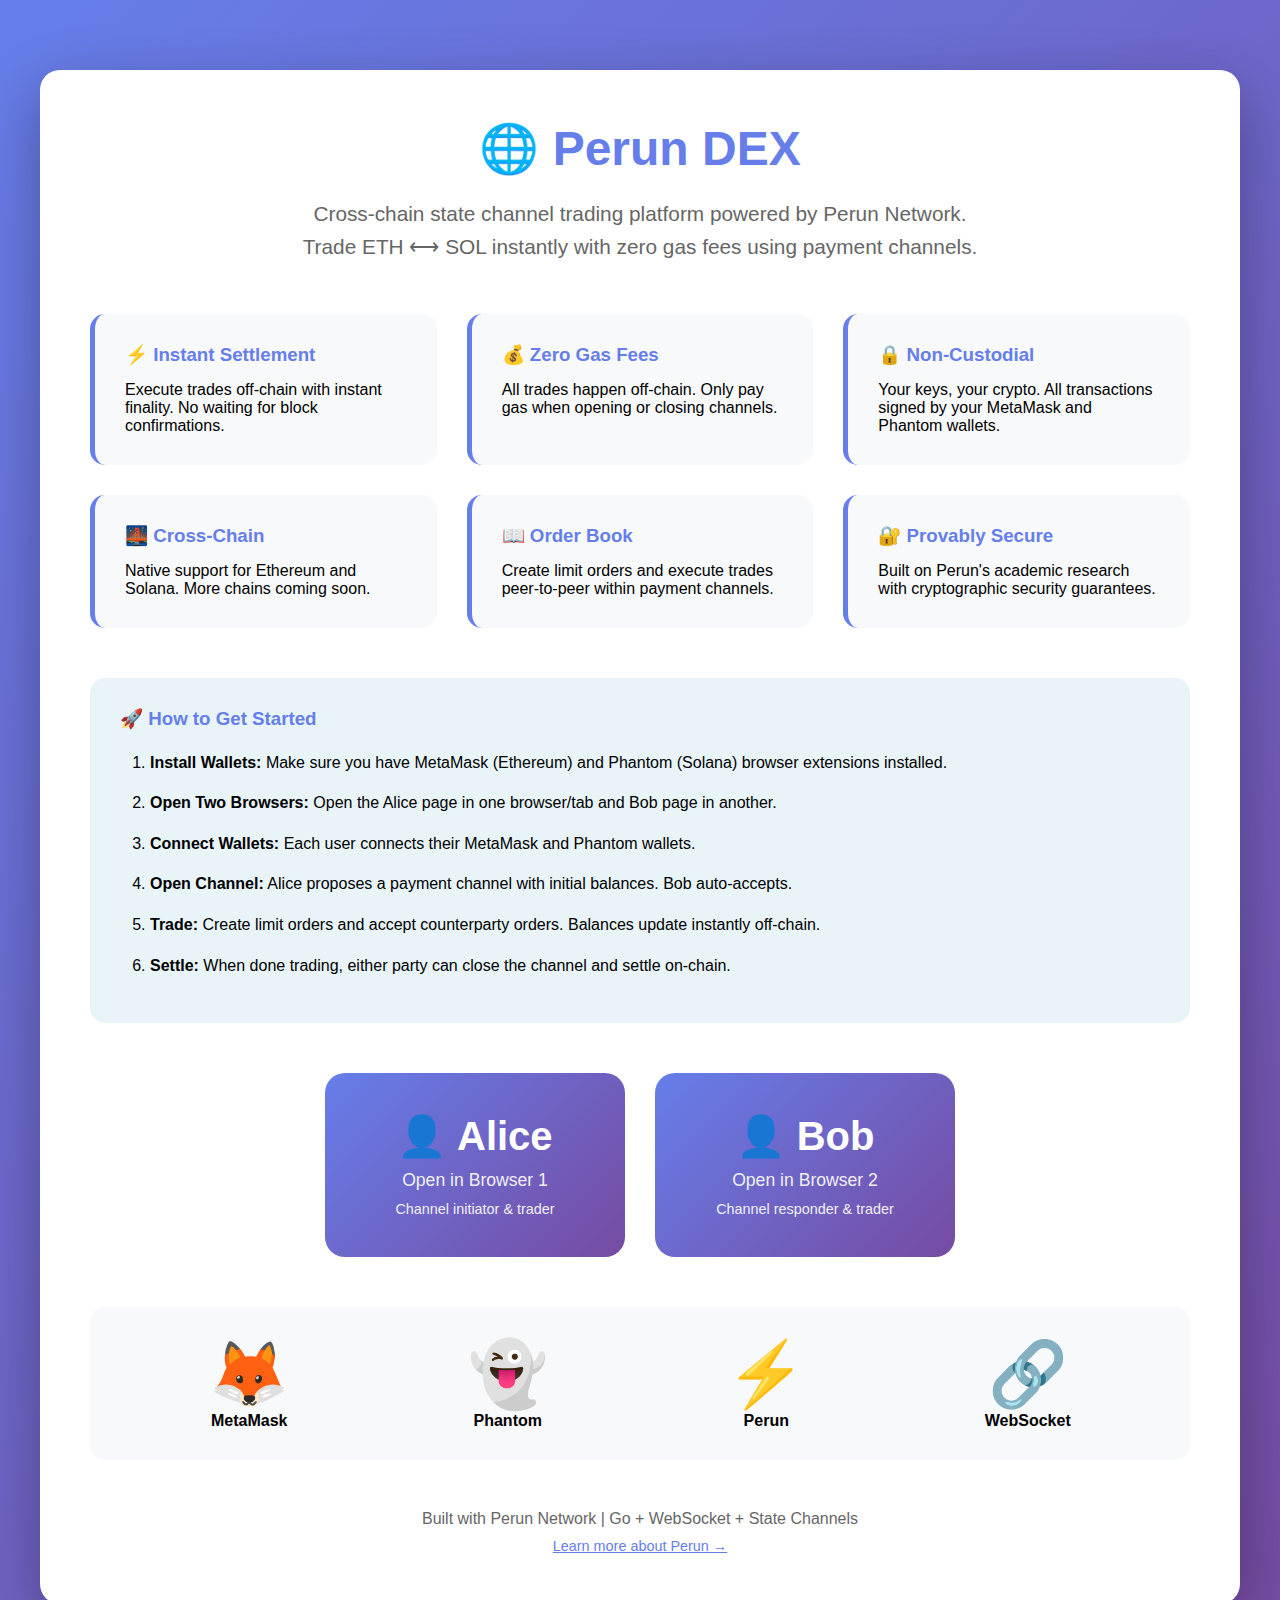
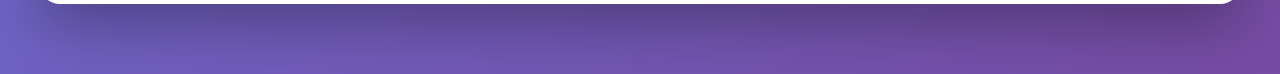
<file: web/index.html>
<!DOCTYPE html>
<html lang="en">

<head>
    <meta charset="UTF-8">
    <meta name="viewport" content="width=device-width, initial-scale=1.0">
    <title>Perun DEX - Cross-Chain Trading Platform</title>
    <link rel="stylesheet" href="css/style.css">
    <style>
        .landing-container {
            max-width: 1200px;
            margin: 50px auto;
            background: white;
            border-radius: 20px;
            padding: 50px;
            box-shadow: 0 20px 60px rgba(0, 0, 0, 0.3);
        }

        .hero {
            text-align: center;
            margin-bottom: 50px;
        }

        .hero h1 {
            font-size: 3em;
            color: #667eea;
            margin-bottom: 20px;
        }

        .hero p {
            font-size: 1.3em;
            color: #666;
            line-height: 1.6;
        }

        .features {
            display: grid;
            grid-template-columns: repeat(auto-fit, minmax(300px, 1fr));
            gap: 30px;
            margin: 50px 0;
        }

        .feature-card {
            background: #f8f9fa;
            padding: 30px;
            border-radius: 15px;
            border-left: 5px solid #667eea;
        }

        .feature-card h3 {
            color: #667eea;
            margin-bottom: 15px;
        }

        .user-links {
            display: flex;
            gap: 30px;
            justify-content: center;
            margin: 50px 0;
        }

        .user-card {
            background: linear-gradient(135deg, #667eea 0%, #764ba2 100%);
            color: white;
            padding: 40px;
            border-radius: 20px;
            text-align: center;
            min-width: 300px;
            cursor: pointer;
            transition: transform 0.3s;
            text-decoration: none;
        }

        .user-card:hover {
            transform: translateY(-10px);
            box-shadow: 0 15px 40px rgba(102, 126, 234, 0.4);
        }

        .user-card h2 {
            font-size: 2.5em;
            margin-bottom: 10px;
        }

        .user-card p {
            font-size: 1.1em;
            opacity: 0.9;
        }

        .instructions {
            background: #e8f4f8;
            padding: 30px;
            border-radius: 15px;
            margin: 40px 0;
        }

        .instructions h3 {
            color: #667eea;
            margin-bottom: 20px;
        }

        .instructions ol {
            padding-left: 30px;
        }

        .instructions li {
            margin: 15px 0;
            line-height: 1.6;
        }

        .tech-stack {
            display: flex;
            justify-content: space-around;
            align-items: center;
            margin: 50px 0;
            padding: 30px;
            background: #f8f9fa;
            border-radius: 15px;
        }

        .tech-item {
            text-align: center;
        }

        .tech-item img {
            width: 80px;
            height: 80px;
            margin-bottom: 10px;
        }
    </style>
</head>

<body>
    <div class="landing-container">
        <div class="hero">
            <h1>🌐 Perun DEX</h1>
            <p>
                Cross-chain state channel trading platform powered by Perun Network.<br>
                Trade ETH ⟷ SOL instantly with zero gas fees using payment channels.
            </p>
        </div>

        <div class="features">
            <div class="feature-card">
                <h3>⚡ Instant Settlement</h3>
                <p>Execute trades off-chain with instant finality. No waiting for block confirmations.</p>
            </div>
            <div class="feature-card">
                <h3>💰 Zero Gas Fees</h3>
                <p>All trades happen off-chain. Only pay gas when opening or closing channels.</p>
            </div>
            <div class="feature-card">
                <h3>🔒 Non-Custodial</h3>
                <p>Your keys, your crypto. All transactions signed by your MetaMask and Phantom wallets.</p>
            </div>
            <div class="feature-card">
                <h3>🌉 Cross-Chain</h3>
                <p>Native support for Ethereum and Solana. More chains coming soon.</p>
            </div>
            <div class="feature-card">
                <h3>📖 Order Book</h3>
                <p>Create limit orders and execute trades peer-to-peer within payment channels.</p>
            </div>
            <div class="feature-card">
                <h3>🔐 Provably Secure</h3>
                <p>Built on Perun's academic research with cryptographic security guarantees.</p>
            </div>
        </div>

        <div class="instructions">
            <h3>🚀 How to Get Started</h3>
            <ol>
                <li><strong>Install Wallets:</strong> Make sure you have MetaMask (Ethereum) and Phantom (Solana)
                    browser extensions installed.</li>
                <li><strong>Open Two Browsers:</strong> Open the Alice page in one browser/tab and Bob page in another.
                </li>
                <li><strong>Connect Wallets:</strong> Each user connects their MetaMask and Phantom wallets.</li>
                <li><strong>Open Channel:</strong> Alice proposes a payment channel with initial balances. Bob
                    auto-accepts.</li>
                <li><strong>Trade:</strong> Create limit orders and accept counterparty orders. Balances update
                    instantly off-chain.</li>
                <li><strong>Settle:</strong> When done trading, either party can close the channel and settle on-chain.
                </li>
            </ol>
        </div>

        <div class="user-links">
            <a href="alice.html" class="user-card" target="_blank">
                <h2>👤 Alice</h2>
                <p>Open in Browser 1</p>
                <p style="font-size: 0.9em; margin-top: 10px;">Channel initiator & trader</p>
            </a>
            <a href="bob.html" class="user-card" target="_blank">
                <h2>👤 Bob</h2>
                <p>Open in Browser 2</p>
                <p style="font-size: 0.9em; margin-top: 10px;">Channel responder & trader</p>
            </a>
        </div>

        <div class="tech-stack">
            <div class="tech-item">
                <div style="font-size: 4em;">🦊</div>
                <strong>MetaMask</strong>
            </div>
            <div class="tech-item">
                <div style="font-size: 4em;">👻</div>
                <strong>Phantom</strong>
            </div>
            <div class="tech-item">
                <div style="font-size: 4em;">⚡</div>
                <strong>Perun</strong>
            </div>
            <div class="tech-item">
                <div style="font-size: 4em;">🔗</div>
                <strong>WebSocket</strong>
            </div>
        </div>

        <div style="text-align: center; margin-top: 50px; color: #666;">
            <p>Built with Perun Network | Go + WebSocket + State Channels</p>
            <p style="font-size: 0.9em; margin-top: 10px;">
                <a href="https://perun.network" target="_blank" style="color: #667eea;">Learn more about Perun →</a>
            </p>
        </div>
    </div>
</body>

</html>
</file>
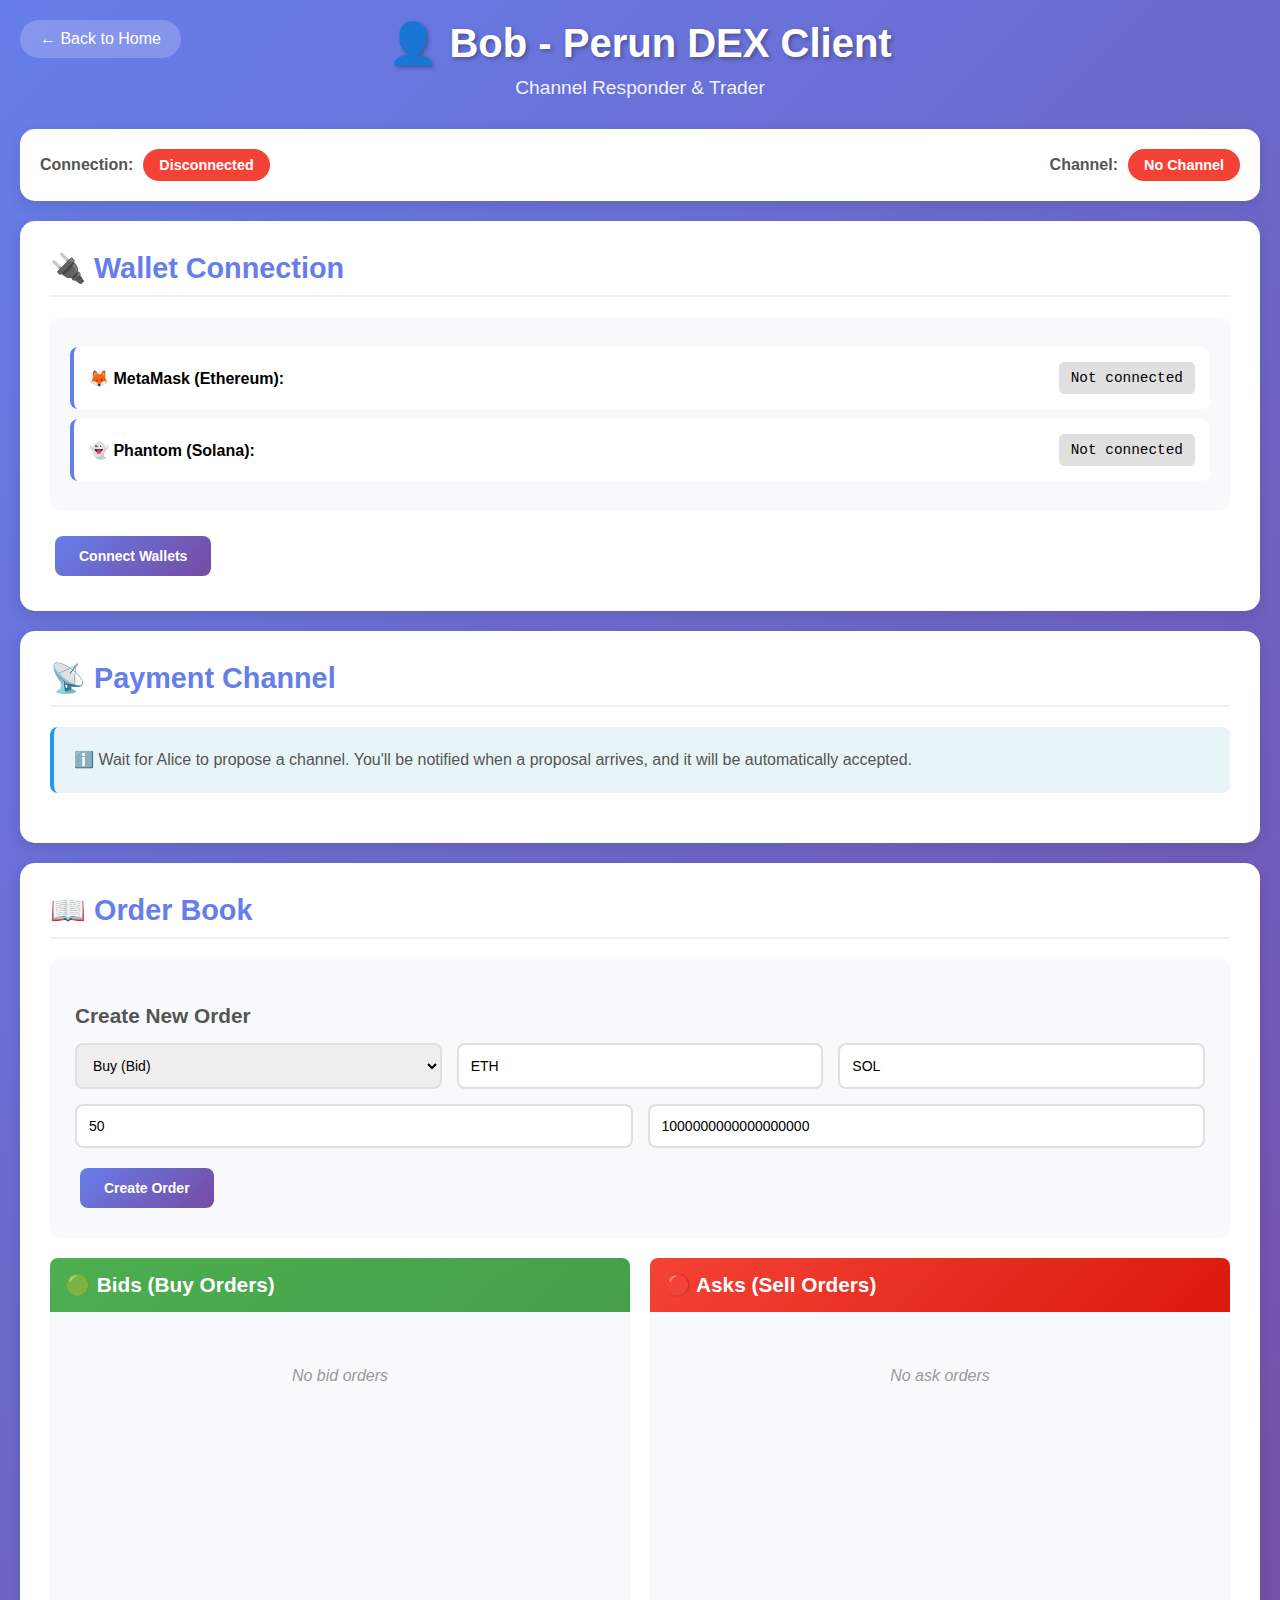
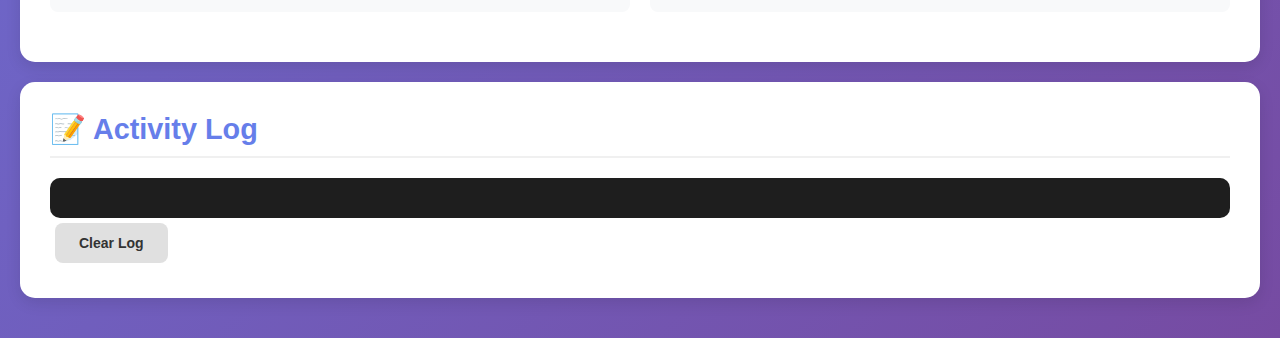
<file: web/bob.html>
<!DOCTYPE html>
<html lang="en">

<head>
    <meta charset="UTF-8">
    <meta name="viewport" content="width=device-width, initial-scale=1.0">
    <title>Bob - Perun DEX</title>
    <link rel="stylesheet" href="css/style.css">
</head>

<body>
    <header>
        <h1>👤 Bob - Perun DEX Client</h1>
        <p>Channel Responder & Trader</p>
        <a href="index.html" class="back-link">← Back to Home</a>
    </header>

    <div class="single-user-container">
        <div class="status-bar">
            <div class="status-item">
                <span class="status-label">Connection:</span>
                <div class="status-indicator" id="connection-status">Disconnected</div>
            </div>
            <div class="status-item">
                <span class="status-label">Channel:</span>
                <div class="status-indicator" id="channel-status">No Channel</div>
            </div>
            <button onclick="client.disconnect()" class="disconnect-btn" id="disconnect-btn" style="display:none;">
                Disconnect
            </button>
        </div>

        <!-- Wallet Connection Section -->
        <div class="card">
            <h2>🔌 Wallet Connection</h2>
            <div class="wallet-display">
                <div class="wallet-item">
                    <strong>🦊 MetaMask (Ethereum):</strong>
                    <code id="eth-address">Not connected</code>
                </div>
                <div class="wallet-item">
                    <strong>👻 Phantom (Solana):</strong>
                    <code id="sol-address">Not connected</code>
                </div>
            </div>
            <button onclick="client.connectWallets()" id="connect-btn" class="primary-btn">
                Connect Wallets
            </button>
        </div>

        <!-- Channel Management -->
        <div class="card">
            <h2>📡 Payment Channel</h2>

            <div class="info-box">
                <p>
                    ℹ️ Wait for Alice to propose a channel. You'll be notified when a proposal arrives,
                    and it will be automatically accepted.
                </p>
            </div>

            <div class="channel-info" id="channel-info" style="display:none;">
                <h3>Active Channel Info</h3>
                <div class="info-grid">
                    <div class="info-item">
                        <span>Channel ID:</span>
                        <code id="channel-id">-</code>
                    </div>
                    <div class="info-item">
                        <span>My Index:</span>
                        <code id="my-index">-</code>
                    </div>
                    <div class="info-item">
                        <span>Peer:</span>
                        <code id="peer-id">-</code>
                    </div>
                </div>

                <div class="balance-display">
                    <div class="balance-column">
                        <h4>Bob's Balances</h4>
                        <div id="my-balances" class="balance-list">-</div>
                    </div>
                    <div class="balance-column">
                        <h4>Alice's Balances</h4>
                        <div id="peer-balances" class="balance-list">-</div>
                    </div>
                </div>

                <div class="button-group">
                    <button onclick="client.refreshChannel()" class="secondary-btn">
                        Refresh Info
                    </button>
                    <button onclick="client.closeChannel()" class="danger-btn">
                        Close Channel
                    </button>
                </div>
            </div>
        </div>

        <!-- Order Book -->
        <div class="card">
            <h2>📖 Order Book</h2>

            <div class="order-form">
                <h3>Create New Order</h3>
                <div class="form-row">
                    <select id="order-side">
                        <option value="bid">Buy (Bid)</option>
                        <option value="ask">Sell (Ask)</option>
                    </select>
                    <input type="text" id="base-asset" placeholder="Base (e.g., ETH)" value="ETH">
                    <input type="text" id="quote-asset" placeholder="Quote (e.g., SOL)" value="SOL">
                </div>
                <div class="form-row">
                    <input type="number" id="order-price" placeholder="Price" value="50" step="0.01">
                    <input type="text" id="order-amount" placeholder="Amount (base units)" value="1000000000000000000">
                </div>
                <button onclick="client.createOrder()" class="primary-btn">
                    Create Order
                </button>
            </div>

            <div class="orders-container">
                <div class="orders-section">
                    <h3 class="bids-header">🟢 Bids (Buy Orders)</h3>
                    <div id="bids-list" class="orders-list">
                        <p class="empty-message">No bid orders</p>
                    </div>
                </div>
                <div class="orders-section">
                    <h3 class="asks-header">🔴 Asks (Sell Orders)</h3>
                    <div id="asks-list" class="orders-list">
                        <p class="empty-message">No ask orders</p>
                    </div>
                </div>
            </div>
        </div>

        <!-- Activity Log -->
        <div class="card">
            <h2>📝 Activity Log</h2>
            <div id="log-container" class="log-display"></div>
            <button onclick="client.clearLog()" class="secondary-btn">Clear Log</button>
        </div>
    </div>

    <script>const USER_NAME = 'Bob';</script>
    <script src="js/wallet.js"></script>
    <script src="js/websocket.js"></script>
    <script src="js/channel.js"></script>
    <script src="js/orderbook.js"></script>
    <script src="js/client.js"></script>
</body>

</html>
</file>
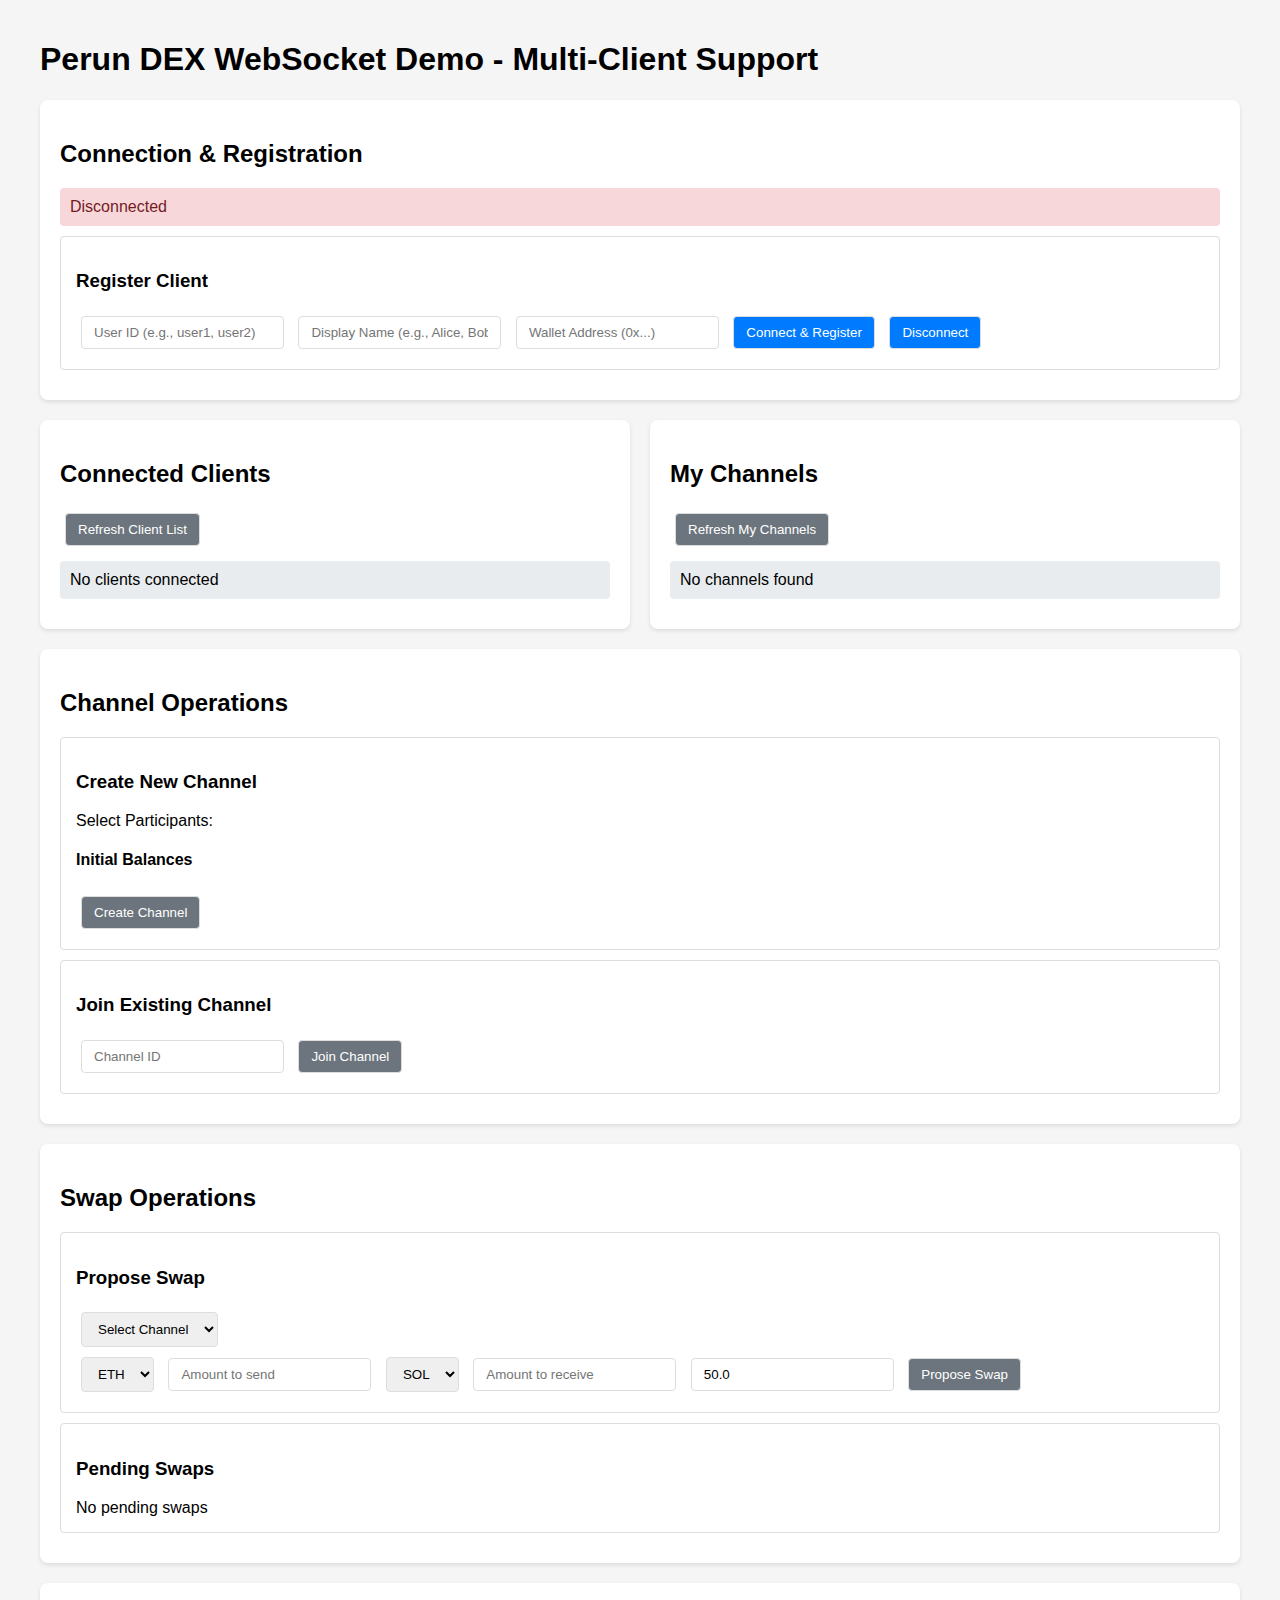
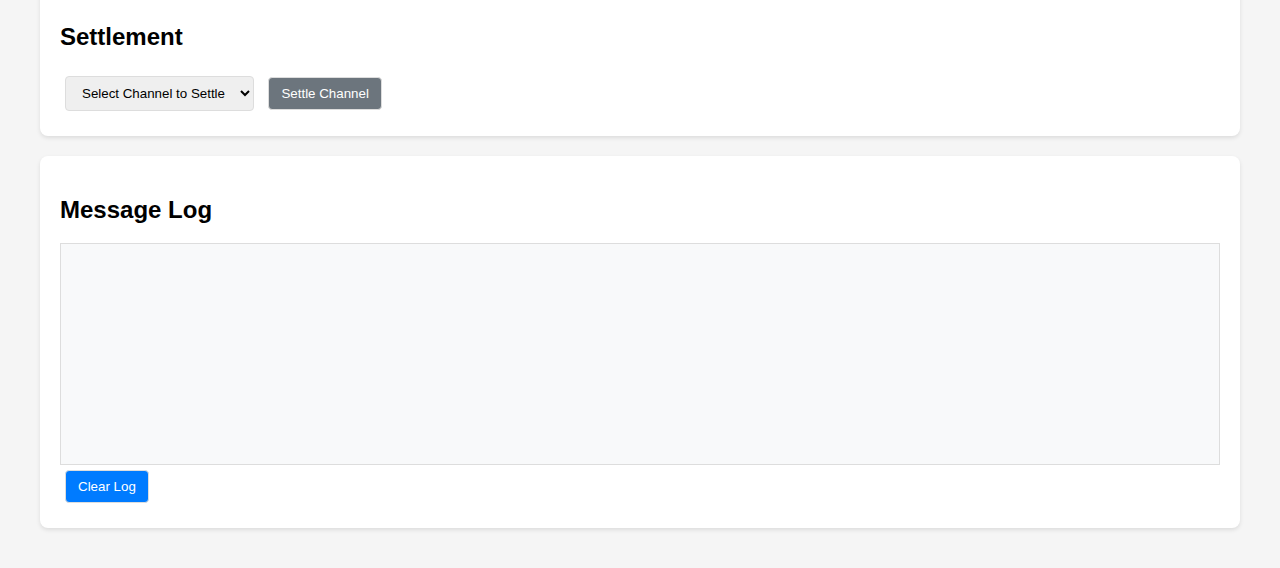
<file: web/index_multi.html>
<!DOCTYPE html>
<html lang="en">

<head>
    <meta charset="UTF-8">
    <meta name="viewport" content="width=device-width, initial-scale=1.0">
    <title>Perun DEX WebSocket Demo - Multi-Client Support</title>
    <style>
        body {
            font-family: Arial, sans-serif;
            max-width: 1200px;
            margin: 0 auto;
            padding: 20px;
            background-color: #f5f5f5;
        }

        .container {
            background: white;
            padding: 20px;
            border-radius: 8px;
            box-shadow: 0 2px 4px rgba(0, 0, 0, 0.1);
            margin-bottom: 20px;
        }

        .status {
            padding: 10px;
            border-radius: 4px;
            margin-bottom: 10px;
        }

        .connected {
            background-color: #d4edda;
            color: #155724;
        }

        .disconnected {
            background-color: #f8d7da;
            color: #721c24;
        }

        input,
        button,
        select {
            padding: 8px 12px;
            margin: 5px;
            border: 1px solid #ddd;
            border-radius: 4px;
        }

        button {
            background-color: #007bff;
            color: white;
            cursor: pointer;
        }

        button:hover {
            background-color: #0056b3;
        }

        button:disabled {
            background-color: #6c757d;
            cursor: not-allowed;
        }

        .log {
            height: 200px;
            overflow-y: auto;
            border: 1px solid #ddd;
            padding: 10px;
            background-color: #f8f9fa;
            font-family: monospace;
            font-size: 12px;
        }

        .section {
            border: 1px solid #ddd;
            margin: 10px 0;
            padding: 15px;
            border-radius: 4px;
        }

        .client-list,
        .channel-list {
            background-color: #e9ecef;
            padding: 10px;
            border-radius: 4px;
            margin: 10px 0;
        }

        .participant-selector {
            margin: 10px 0;
        }

        .balance-input {
            display: flex;
            align-items: center;
            margin: 5px 0;
        }

        .balance-input label {
            min-width: 100px;
            margin-right: 10px;
        }

        .grid {
            display: grid;
            grid-template-columns: 1fr 1fr;
            gap: 20px;
        }

        @media (max-width: 768px) {
            .grid {
                grid-template-columns: 1fr;
            }
        }
    </style>
</head>

<body>
    <h1>Perun DEX WebSocket Demo - Multi-Client Support</h1>

    <div class="container">
        <h2>Connection & Registration</h2>
        <div id="connectionStatus" class="status disconnected">Disconnected</div>

        <div class="section">
            <h3>Register Client</h3>
            <input type="text" id="userId" placeholder="User ID (e.g., user1, user2)" />
            <input type="text" id="username" placeholder="Display Name (e.g., Alice, Bob, Charlie)" />
            <input type="text" id="address" placeholder="Wallet Address (0x...)" />
            <button onclick="connect()">Connect & Register</button>
            <button onclick="disconnect()">Disconnect</button>
        </div>
    </div>

    <div class="grid">
        <div class="container">
            <h2>Connected Clients</h2>
            <button onclick="listClients()" id="listClientsBtn" disabled>Refresh Client List</button>
            <div id="clientList" class="client-list">
                No clients connected
            </div>
        </div>

        <div class="container">
            <h2>My Channels</h2>
            <button onclick="listChannels()" id="listChannelsBtn" disabled>Refresh My Channels</button>
            <div id="channelList" class="channel-list">
                No channels found
            </div>
        </div>
    </div>

    <div class="container">
        <h2>Channel Operations</h2>

        <div class="section">
            <h3>Create New Channel</h3>
            <div class="participant-selector">
                <label>Select Participants:</label>
                <div id="participantSelection">
                    <!-- Will be populated dynamically -->
                </div>
            </div>

            <div id="initialBalances">
                <h4>Initial Balances</h4>
                <!-- Will be populated dynamically based on selected participants -->
            </div>

            <button onclick="createChannel()" id="createChannelBtn" disabled>Create Channel</button>
        </div>

        <div class="section">
            <h3>Join Existing Channel</h3>
            <input type="text" id="joinChannelId" placeholder="Channel ID" />
            <button onclick="joinChannel()" id="joinChannelBtn" disabled>Join Channel</button>
        </div>
    </div>

    <div class="container">
        <h2>Swap Operations</h2>

        <div class="section">
            <h3>Propose Swap</h3>
            <select id="swapChannelId">
                <option value="">Select Channel</option>
            </select><br>

            <select id="fromAsset">
                <option value="ETH">ETH</option>
                <option value="SOL">SOL</option>
            </select>
            <input type="number" id="fromAmount" placeholder="Amount to send" step="0.01" />

            <select id="toAsset">
                <option value="SOL">SOL</option>
                <option value="ETH">ETH</option>
            </select>
            <input type="number" id="toAmount" placeholder="Amount to receive" step="0.01" />

            <input type="number" id="exchangeRate" placeholder="Exchange Rate" step="0.001" />

            <button onclick="proposeSwap()" id="proposeSwapBtn" disabled>Propose Swap</button>
        </div>

        <div class="section">
            <h3>Pending Swaps</h3>
            <div id="pendingSwaps">
                No pending swaps
            </div>
        </div>
    </div>

    <div class="container">
        <h2>Settlement</h2>
        <select id="settleChannelId">
            <option value="">Select Channel to Settle</option>
        </select>
        <button onclick="settleChannel()" id="settleChannelBtn" disabled>Settle Channel</button>
    </div>

    <div class="container">
        <h2>Message Log</h2>
        <div id="messageLog" class="log"></div>
        <button onclick="clearLog()">Clear Log</button>
    </div>

    <script>
        let ws = null;
        let currentUser = null;
        let connectedClients = [];
        let userChannels = [];
        let pendingSwaps = new Map();

        function connect() {
            const userId = document.getElementById('userId').value.trim();
            const username = document.getElementById('username').value.trim();
            const address = document.getElementById('address').value.trim();

            if (!userId || !username || !address) {
                alert('Please fill in all fields');
                return;
            }

            ws = new WebSocket('ws://localhost:8080/ws');

            ws.onopen = function () {
                log('Connected to server');
                updateConnectionStatus(true);

                // Register client
                sendMessage({
                    type: 'register',
                    data: {
                        user_id: userId,
                        username: username,
                        address: address
                    }
                });
            };

            ws.onmessage = function (event) {
                const message = JSON.parse(event.data);
                handleMessage(message);
            };

            ws.onclose = function () {
                log('Disconnected from server');
                updateConnectionStatus(false);
                currentUser = null;
            };

            ws.onerror = function (error) {
                log('WebSocket error: ' + error);
            };
        }

        function disconnect() {
            if (ws) {
                ws.close();
            }
        }

        function updateConnectionStatus(connected) {
            const status = document.getElementById('connectionStatus');
            if (connected) {
                status.className = 'status connected';
                status.textContent = 'Connected';
                enableButtons(true);
            } else {
                status.className = 'status disconnected';
                status.textContent = 'Disconnected';
                enableButtons(false);
            }
        }

        function enableButtons(enabled) {
            const buttons = ['listClientsBtn', 'listChannelsBtn', 'createChannelBtn', 'joinChannelBtn', 'proposeSwapBtn', 'settleChannelBtn'];
            buttons.forEach(id => {
                document.getElementById(id).disabled = !enabled;
            });
        }

        function sendMessage(message) {
            if (ws && ws.readyState === WebSocket.OPEN) {
                message.timestamp = new Date().toISOString();
                ws.send(JSON.stringify(message));
                log('Sent: ' + JSON.stringify(message, null, 2));
            }
        }

        function handleMessage(message) {
            log('Received: ' + JSON.stringify(message, null, 2));

            switch (message.type) {
                case 'register_response':
                    currentUser = message.data;
                    log(`Successfully registered as ${currentUser.username} (${currentUser.user_id})`);
                    listClients();
                    break;

                case 'clients_response':
                    connectedClients = message.data.clients;
                    updateClientList();
                    updateParticipantSelection();
                    break;

                case 'channels_response':
                    userChannels = message.data.channels;
                    updateChannelList();
                    updateChannelSelectors();
                    break;

                case 'channel_created':
                    log(`Channel created: ${message.data.channel_id}`);
                    listChannels(); // Refresh channel list
                    break;

                case 'channel_joined':
                    log(`Joined channel: ${message.data.channel_id}`);
                    listChannels(); // Refresh channel list
                    break;

                case 'swap_propose':
                    handleSwapProposal(message.data);
                    break;

                case 'swap_complete':
                    log(`Swap completed in channel ${message.data.channel_id}`);
                    updateBalancesDisplay(message.data.new_balances);
                    listChannels(); // Refresh to show updated balances
                    break;

                case 'settled':
                    log(`Channel ${message.data.channel_id} settled`);
                    listChannels(); // Refresh channel list
                    break;

                case 'error':
                    log(`Error: ${message.data.message}`);
                    break;

                default:
                    log(`Unknown message type: ${message.type}`);
            }
        }

        function listClients() {
            sendMessage({ type: 'list_clients' });
        }

        function listChannels() {
            sendMessage({ type: 'list_channels' });
        }

        function updateClientList() {
            const clientList = document.getElementById('clientList');
            if (connectedClients.length === 0) {
                clientList.innerHTML = 'No clients connected';
                return;
            }

            let html = '<h4>Connected Clients:</h4>';
            connectedClients.forEach(client => {
                const isSelf = currentUser && client.user_id === currentUser.user_id;
                html += `<div style="margin: 5px 0; padding: 5px; background: ${isSelf ? '#e3f2fd' : '#f5f5f5'}; border-radius: 3px;">
                    <strong>${client.username}</strong> (${client.user_id})
                    <br><small>${client.address}</small>
                    ${isSelf ? ' <em>(You)</em>' : ''}
                </div>`;
            });
            clientList.innerHTML = html;
        }

        function updateChannelList() {
            const channelList = document.getElementById('channelList');
            if (userChannels.length === 0) {
                channelList.innerHTML = 'No channels found';
                return;
            }

            let html = '<h4>My Channels:</h4>';
            userChannels.forEach(channel => {
                html += `<div style="margin: 10px 0; padding: 10px; background: #f8f9fa; border: 1px solid #dee2e6; border-radius: 4px;">
                    <strong>Channel ID:</strong> ${channel.channel_id}<br>
                    <strong>Participants:</strong> ${channel.participants.join(', ')}<br>
                    <strong>Status:</strong> ${channel.is_settled ? 'Settled' : 'Active'}<br>
                    <strong>Created:</strong> ${new Date(channel.created_at).toLocaleString()}<br>
                    <strong>Balances:</strong><br>
                    ${formatBalances(channel.balances)}
                </div>`;
            });
            channelList.innerHTML = html;
        }

        function formatBalances(balances) {
            let html = '<ul style="margin: 5px 0; padding-left: 20px;">';
            for (const [userId, userBalances] of Object.entries(balances)) {
                html += `<li><strong>${userId}:</strong> `;
                const balanceStrs = [];
                for (const [asset, amount] of Object.entries(userBalances)) {
                    balanceStrs.push(`${amount} ${asset}`);
                }
                html += balanceStrs.join(', ') + '</li>';
            }
            html += '</ul>';
            return html;
        }

        function updateParticipantSelection() {
            const participantSelection = document.getElementById('participantSelection');

            if (!currentUser || connectedClients.length <= 1) {
                participantSelection.innerHTML = '<p>Need at least 2 clients to create a channel</p>';
                return;
            }

            let html = '';
            connectedClients.forEach(client => {
                if (client.user_id !== currentUser.user_id) {
                    html += `<label style="display: block; margin: 5px 0;">
                        <input type="checkbox" name="participants" value="${client.user_id}">
                        ${client.username} (${client.user_id})
                    </label>`;
                }
            });
            participantSelection.innerHTML = html;

            // Update initial balances section when participants change
            const checkboxes = participantSelection.querySelectorAll('input[type="checkbox"]');
            checkboxes.forEach(checkbox => {
                checkbox.addEventListener('change', updateInitialBalancesSection);
            });
        }

        function updateInitialBalancesSection() {
            const participantSelection = document.getElementById('participantSelection');
            const initialBalances = document.getElementById('initialBalances');

            const selectedParticipants = Array.from(participantSelection.querySelectorAll('input[type="checkbox"]:checked'))
                .map(cb => cb.value);

            // Always include current user
            const allParticipants = [currentUser.user_id, ...selectedParticipants];

            let html = '<h4>Initial Balances</h4>';
            allParticipants.forEach(userId => {
                const client = connectedClients.find(c => c.user_id === userId) || currentUser;
                html += `<div style="margin: 10px 0; padding: 10px; border: 1px solid #ddd; border-radius: 4px;">
                    <h5>${client.username || client.user_id}</h5>
                    <div class="balance-input">
                        <label>ETH:</label>
                        <input type="number" id="balance_${userId}_ETH" value="100" step="0.01" />
                    </div>
                    <div class="balance-input">
                        <label>SOL:</label>
                        <input type="number" id="balance_${userId}_SOL" value="1000" step="0.01" />
                    </div>
                </div>`;
            });
            initialBalances.innerHTML = html;
        }

        function updateChannelSelectors() {
            const swapChannelSelect = document.getElementById('swapChannelId');
            const settleChannelSelect = document.getElementById('settleChannelId');

            // Clear existing options except the first one
            swapChannelSelect.innerHTML = '<option value="">Select Channel</option>';
            settleChannelSelect.innerHTML = '<option value="">Select Channel to Settle</option>';

            userChannels.forEach(channel => {
                if (!channel.is_settled) {
                    const option1 = new Option(`${channel.channel_id} (${channel.participants.join(', ')})`, channel.channel_id);
                    const option2 = new Option(`${channel.channel_id} (${channel.participants.join(', ')})`, channel.channel_id);
                    swapChannelSelect.add(option1);
                    settleChannelSelect.add(option2);
                }
            });
        }

        function createChannel() {
            const participantSelection = document.getElementById('participantSelection');
            const selectedParticipants = Array.from(participantSelection.querySelectorAll('input[type="checkbox"]:checked'))
                .map(cb => cb.value);

            if (selectedParticipants.length === 0) {
                alert('Please select at least one participant');
                return;
            }

            // Collect initial balances
            const allParticipants = [currentUser.user_id, ...selectedParticipants];
            const initialBalances = {};

            allParticipants.forEach(userId => {
                initialBalances[userId] = {
                    ETH: document.getElementById(`balance_${userId}_ETH`).value || '0',
                    SOL: document.getElementById(`balance_${userId}_SOL`).value || '0'
                };
            });

            sendMessage({
                type: 'create_channel',
                data: {
                    participant_user_ids: selectedParticipants,
                    initial_balances: initialBalances,
                    challenge_duration: 3600 // 1 hour
                }
            });
        }

        function joinChannel() {
            const channelId = document.getElementById('joinChannelId').value.trim();
            if (!channelId) {
                alert('Please enter a channel ID');
                return;
            }

            sendMessage({
                type: 'join_channel',
                data: { channel_id: channelId }
            });
        }

        function proposeSwap() {
            const channelId = document.getElementById('swapChannelId').value;
            const fromAsset = document.getElementById('fromAsset').value;
            const toAsset = document.getElementById('toAsset').value;
            const fromAmount = document.getElementById('fromAmount').value;
            const toAmount = document.getElementById('toAmount').value;
            const exchangeRate = document.getElementById('exchangeRate').value;

            if (!channelId || !fromAmount || !toAmount || !exchangeRate) {
                alert('Please fill in all swap fields');
                return;
            }

            sendMessage({
                type: 'swap_propose',
                data: {
                    channel_id: channelId,
                    from_asset: fromAsset,
                    to_asset: toAsset,
                    from_amount: fromAmount,
                    to_amount: toAmount,
                    exchange_rate: exchangeRate
                }
            });
        }

        function handleSwapProposal(data) {
            if (data.proposer === currentUser.user_id) {
                log('Your swap proposal has been sent to other participants');
                return;
            }

            const swapId = data.swap_id;
            pendingSwaps.set(swapId, data);

            const pendingSwapsDiv = document.getElementById('pendingSwaps');
            updatePendingSwapsDisplay();

            // Show notification
            if (confirm(`New swap proposal from ${data.proposer}:\n` +
                `Give ${data.to_amount} ${data.to_asset} for ${data.from_amount} ${data.from_asset}\n` +
                `Exchange rate: ${data.exchange_rate}\n\n` +
                `Accept this swap?`)) {
                acceptSwap(swapId);
            } else {
                rejectSwap(swapId, 'User declined');
            }
        }

        function updatePendingSwapsDisplay() {
            const pendingSwapsDiv = document.getElementById('pendingSwaps');

            if (pendingSwaps.size === 0) {
                pendingSwapsDiv.innerHTML = 'No pending swaps';
                return;
            }

            let html = '';
            pendingSwaps.forEach((data, swapId) => {
                html += `<div style="margin: 10px 0; padding: 10px; border: 1px solid #ffc107; border-radius: 4px; background-color: #fff3cd;">
                    <strong>Swap Proposal</strong><br>
                    <strong>From:</strong> ${data.proposer}<br>
                    <strong>Offer:</strong> ${data.from_amount} ${data.from_asset} for ${data.to_amount} ${data.to_asset}<br>
                    <strong>Rate:</strong> ${data.exchange_rate}<br>
                    <button onclick="acceptSwap('${swapId}')" style="margin: 5px;">Accept</button>
                    <button onclick="rejectSwap('${swapId}', 'Declined')" style="margin: 5px; background-color: #dc3545;">Reject</button>
                </div>`;
            });
            pendingSwapsDiv.innerHTML = html;
        }

        function acceptSwap(swapId) {
            sendMessage({
                type: 'swap_accept',
                data: {
                    channel_id: pendingSwaps.get(swapId).channel_id,
                    swap_id: swapId
                }
            });
            pendingSwaps.delete(swapId);
            updatePendingSwapsDisplay();
        }

        function rejectSwap(swapId, reason) {
            sendMessage({
                type: 'swap_reject',
                data: {
                    channel_id: pendingSwaps.get(swapId).channel_id,
                    swap_id: swapId,
                    reason: reason
                }
            });
            pendingSwaps.delete(swapId);
            updatePendingSwapsDisplay();
        }

        function settleChannel() {
            const channelId = document.getElementById('settleChannelId').value;
            if (!channelId) {
                alert('Please select a channel to settle');
                return;
            }

            if (confirm(`Are you sure you want to settle channel ${channelId}?`)) {
                sendMessage({
                    type: 'settle',
                    data: { channel_id: channelId }
                });
            }
        }

        function updateBalancesDisplay(newBalances) {
            log('Updated balances: ' + JSON.stringify(newBalances, null, 2));
        }

        function log(message) {
            const logDiv = document.getElementById('messageLog');
            const timestamp = new Date().toLocaleTimeString();
            logDiv.innerHTML += `[${timestamp}] ${message}\n`;
            logDiv.scrollTop = logDiv.scrollHeight;
        }

        function clearLog() {
            document.getElementById('messageLog').innerHTML = '';
        }

        // Initialize the page
        document.addEventListener('DOMContentLoaded', function () {
            updateConnectionStatus(false);
            // Set default exchange rate
            document.getElementById('exchangeRate').value = '50.0'; // 1 ETH = 50 SOL
        });
    </script>
</body>

</html>
</file>
<file: web/css/style.css>
* {
    margin: 0;
    padding: 0;
    box-sizing: border-box;
}

body {
    font-family: 'Segoe UI', Tahoma, Geneva, Verdana, sans-serif;
    background: linear-gradient(135deg, #667eea 0%, #764ba2 100%);
    min-height: 100vh;
    padding: 20px;
}

header {
    text-align: center;
    color: white;
    margin-bottom: 30px;
    position: relative;
}

header h1 {
    font-size: 2.5em;
    margin-bottom: 10px;
    text-shadow: 2px 2px 4px rgba(0, 0, 0, 0.3);
}

header p {
    font-size: 1.2em;
    opacity: 0.9;
}

.back-link {
    position: absolute;
    top: 0;
    left: 0;
    color: white;
    text-decoration: none;
    padding: 10px 20px;
    background: rgba(255, 255, 255, 0.2);
    border-radius: 20px;
    transition: all 0.3s;
}

.back-link:hover {
    background: rgba(255, 255, 255, 0.3);
    transform: translateX(-5px);
}

.single-user-container {
    max-width: 1400px;
    margin: 0 auto;
}

.status-bar {
    background: white;
    padding: 20px;
    border-radius: 15px;
    margin-bottom: 20px;
    display: flex;
    justify-content: space-between;
    align-items: center;
    box-shadow: 0 5px 15px rgba(0, 0, 0, 0.1);
}

.status-item {
    display: flex;
    align-items: center;
    gap: 10px;
}

.status-label {
    font-weight: 600;
    color: #555;
}

.status-indicator {
    padding: 8px 16px;
    border-radius: 20px;
    font-weight: bold;
    font-size: 0.9em;
    background: #f44336;
    color: white;
}

.status-indicator.connected {
    background: #4caf50;
}

.status-indicator.active {
    background: #2196f3;
}

.card {
    background: white;
    border-radius: 15px;
    padding: 30px;
    margin-bottom: 20px;
    box-shadow: 0 5px 15px rgba(0, 0, 0, 0.1);
}

.card h2 {
    color: #667eea;
    margin-bottom: 20px;
    font-size: 1.8em;
    border-bottom: 2px solid #f0f0f0;
    padding-bottom: 10px;
}

.card h3 {
    color: #555;
    margin: 20px 0 15px 0;
    font-size: 1.3em;
}

.wallet-display {
    background: #f8f9fa;
    padding: 20px;
    border-radius: 10px;
    margin-bottom: 20px;
}

.wallet-item {
    display: flex;
    justify-content: space-between;
    align-items: center;
    padding: 15px;
    margin: 10px 0;
    background: white;
    border-radius: 8px;
    border-left: 4px solid #667eea;
}

.wallet-item code {
    background: #e0e0e0;
    padding: 8px 12px;
    border-radius: 5px;
    font-family: 'Courier New', monospace;
    font-size: 0.9em;
    max-width: 400px;
    overflow: hidden;
    text-overflow: ellipsis;
}

.form-section {
    background: #f8f9fa;
    padding: 25px;
    border-radius: 10px;
    margin: 20px 0;
}

.form-group {
    margin: 15px 0;
}

.form-group label {
    display: block;
    margin-bottom: 8px;
    color: #555;
    font-weight: 600;
}

input[type="text"],
input[type="number"],
select {
    width: 100%;
    padding: 12px;
    border: 2px solid #e0e0e0;
    border-radius: 8px;
    font-size: 14px;
    transition: border-color 0.3s;
}

input:focus,
select:focus {
    outline: none;
    border-color: #667eea;
}

.balance-grid {
    display: grid;
    grid-template-columns: 1fr 1fr;
    gap: 20px;
    margin: 20px 0;
}

.balance-section {
    background: white;
    padding: 20px;
    border-radius: 10px;
}

.balance-section h4 {
    color: #667eea;
    margin-bottom: 15px;
}

.balance-section input {
    margin: 8px 0;
}

.info-box {
    background: #e8f4f8;
    border-left: 4px solid #2196f3;
    padding: 20px;
    border-radius: 8px;
    margin: 20px 0;
}

.info-box p {
    color: #555;
    line-height: 1.6;
}

.channel-info {
    background: #f0f4ff;
    padding: 25px;
    border-radius: 10px;
    margin-top: 20px;
}

.info-grid {
    display: grid;
    grid-template-columns: repeat(auto-fit, minmax(250px, 1fr));
    gap: 15px;
    margin: 20px 0;
}

.info-item {
    background: white;
    padding: 15px;
    border-radius: 8px;
    display: flex;
    justify-content: space-between;
    align-items: center;
}

.info-item span {
    font-weight: 600;
    color: #555;
}

.info-item code {
    background: #e0e0e0;
    padding: 6px 10px;
    border-radius: 5px;
    font-family: 'Courier New', monospace;
    font-size: 0.85em;
    max-width: 200px;
    overflow: hidden;
    text-overflow: ellipsis;
}

.balance-display {
    display: grid;
    grid-template-columns: 1fr 1fr;
    gap: 20px;
    margin: 20px 0;
}

.balance-column {
    background: white;
    padding: 20px;
    border-radius: 10px;
}

.balance-column h4 {
    color: #667eea;
    margin-bottom: 15px;
    padding-bottom: 10px;
    border-bottom: 2px solid #f0f0f0;
}

.balance-list {
    font-family: 'Courier New', monospace;
    font-size: 0.9em;
}

.balance-list div {
    padding: 8px 0;
    border-bottom: 1px solid #f0f0f0;
}

.order-form {
    background: #f8f9fa;
    padding: 25px;
    border-radius: 10px;
    margin: 20px 0;
}

.form-row {
    display: grid;
    grid-template-columns: repeat(auto-fit, minmax(200px, 1fr));
    gap: 15px;
    margin: 15px 0;
}

.orders-container {
    display: grid;
    grid-template-columns: 1fr 1fr;
    gap: 20px;
    margin: 20px 0;
}

.orders-section h3 {
    padding: 15px;
    border-radius: 8px 8px 0 0;
    color: white;
    margin: 0;
}

.bids-header {
    background: linear-gradient(135deg, #4caf50, #45a049);
}

.asks-header {
    background: linear-gradient(135deg, #f44336, #da190b);
}

.orders-list {
    background: #f8f9fa;
    border-radius: 0 0 8px 8px;
    min-height: 300px;
    max-height: 500px;
    overflow-y: auto;
    padding: 15px;
}

.empty-message {
    text-align: center;
    color: #999;
    padding: 40px 20px;
    font-style: italic;
}

.order-item {
    background: white;
    padding: 15px;
    margin: 10px 0;
    border-radius: 8px;
    border-left: 4px solid #667eea;
    transition: transform 0.2s;
}

.order-item:hover {
    transform: translateX(5px);
    box-shadow: 0 3px 10px rgba(0, 0, 0, 0.1);
}

.order-item.my-order {
    border-left-color: #2196f3;
    background: #e3f2fd;
}

.order-item.bid {
    border-left-color: #4caf50;
}

.order-item.ask {
    border-left-color: #f44336;
}

.order-header {
    display: flex;
    justify-content: space-between;
    align-items: center;
    margin-bottom: 10px;
}

.order-badge {
    padding: 4px 10px;
    border-radius: 12px;
    font-size: 0.8em;
    font-weight: bold;
    color: white;
}

.order-badge.bid {
    background: #4caf50;
}

.order-badge.ask {
    background: #f44336;
}

.order-id {
    font-size: 0.8em;
    color: #888;
    font-family: 'Courier New', monospace;
}

.order-details {
    font-size: 0.95em;
    color: #555;
    line-height: 1.6;
    margin: 10px 0;
}

.order-actions {
    display: flex;
    gap: 10px;
    margin-top: 12px;
}

.log-display {
    background: #1e1e1e;
    color: #00ff00;
    padding: 20px;
    border-radius: 10px;
    font-family: 'Courier New', monospace;
    font-size: 13px;
    max-height: 400px;
    overflow-y: auto;
    line-height: 1.6;
}

.log-entry {
    margin: 8px 0;
    padding: 5px 0;
    border-bottom: 1px solid #333;
}

.log-entry.error {
    color: #ff4444;
}

.log-entry.success {
    color: #44ff44;
}

.log-entry.info {
    color: #4499ff;
}

.log-entry.warning {
    color: #ffaa00;
}

/* Buttons */
button {
    padding: 12px 24px;
    border: none;
    border-radius: 8px;
    font-size: 14px;
    font-weight: bold;
    cursor: pointer;
    transition: all 0.3s;
    margin: 5px;
}

.primary-btn {
    background: linear-gradient(135deg, #667eea, #764ba2);
    color: white;
}

.primary-btn:hover {
    transform: translateY(-2px);
    box-shadow: 0 5px 15px rgba(102, 126, 234, 0.4);
}

.secondary-btn {
    background: #e0e0e0;
    color: #333;
}

.secondary-btn:hover {
    background: #d0d0d0;
}

.danger-btn {
    background: #f44336;
    color: white;
}

.danger-btn:hover {
    background: #da190b;
}

.success-btn {
    background: #4caf50;
    color: white;
}

.success-btn:hover {
    background: #45a049;
}

.small-btn {
    padding: 8px 16px;
    font-size: 0.85em;
}

.disconnect-btn {
    background: #f44336;
    color: white;
}

.button-group {
    display: flex;
    gap: 10px;
    margin-top: 20px;
    flex-wrap: wrap;
}

button:disabled {
    background: #ccc;
    cursor: not-allowed;
    opacity: 0.6;
}

button:disabled:hover {
    transform: none;
    box-shadow: none;
}

/* Responsive Design */
@media (max-width: 1024px) {

    .balance-grid,
    .balance-display,
    .orders-container {
        grid-template-columns: 1fr;
    }
}

@media (max-width: 768px) {
    .status-bar {
        flex-direction: column;
        gap: 15px;
    }

    .form-row {
        grid-template-columns: 1fr;
    }

    .wallet-item {
        flex-direction: column;
        align-items: flex-start;
        gap: 10px;
    }

    .wallet-item code {
        max-width: 100%;
    }
}
</file>
